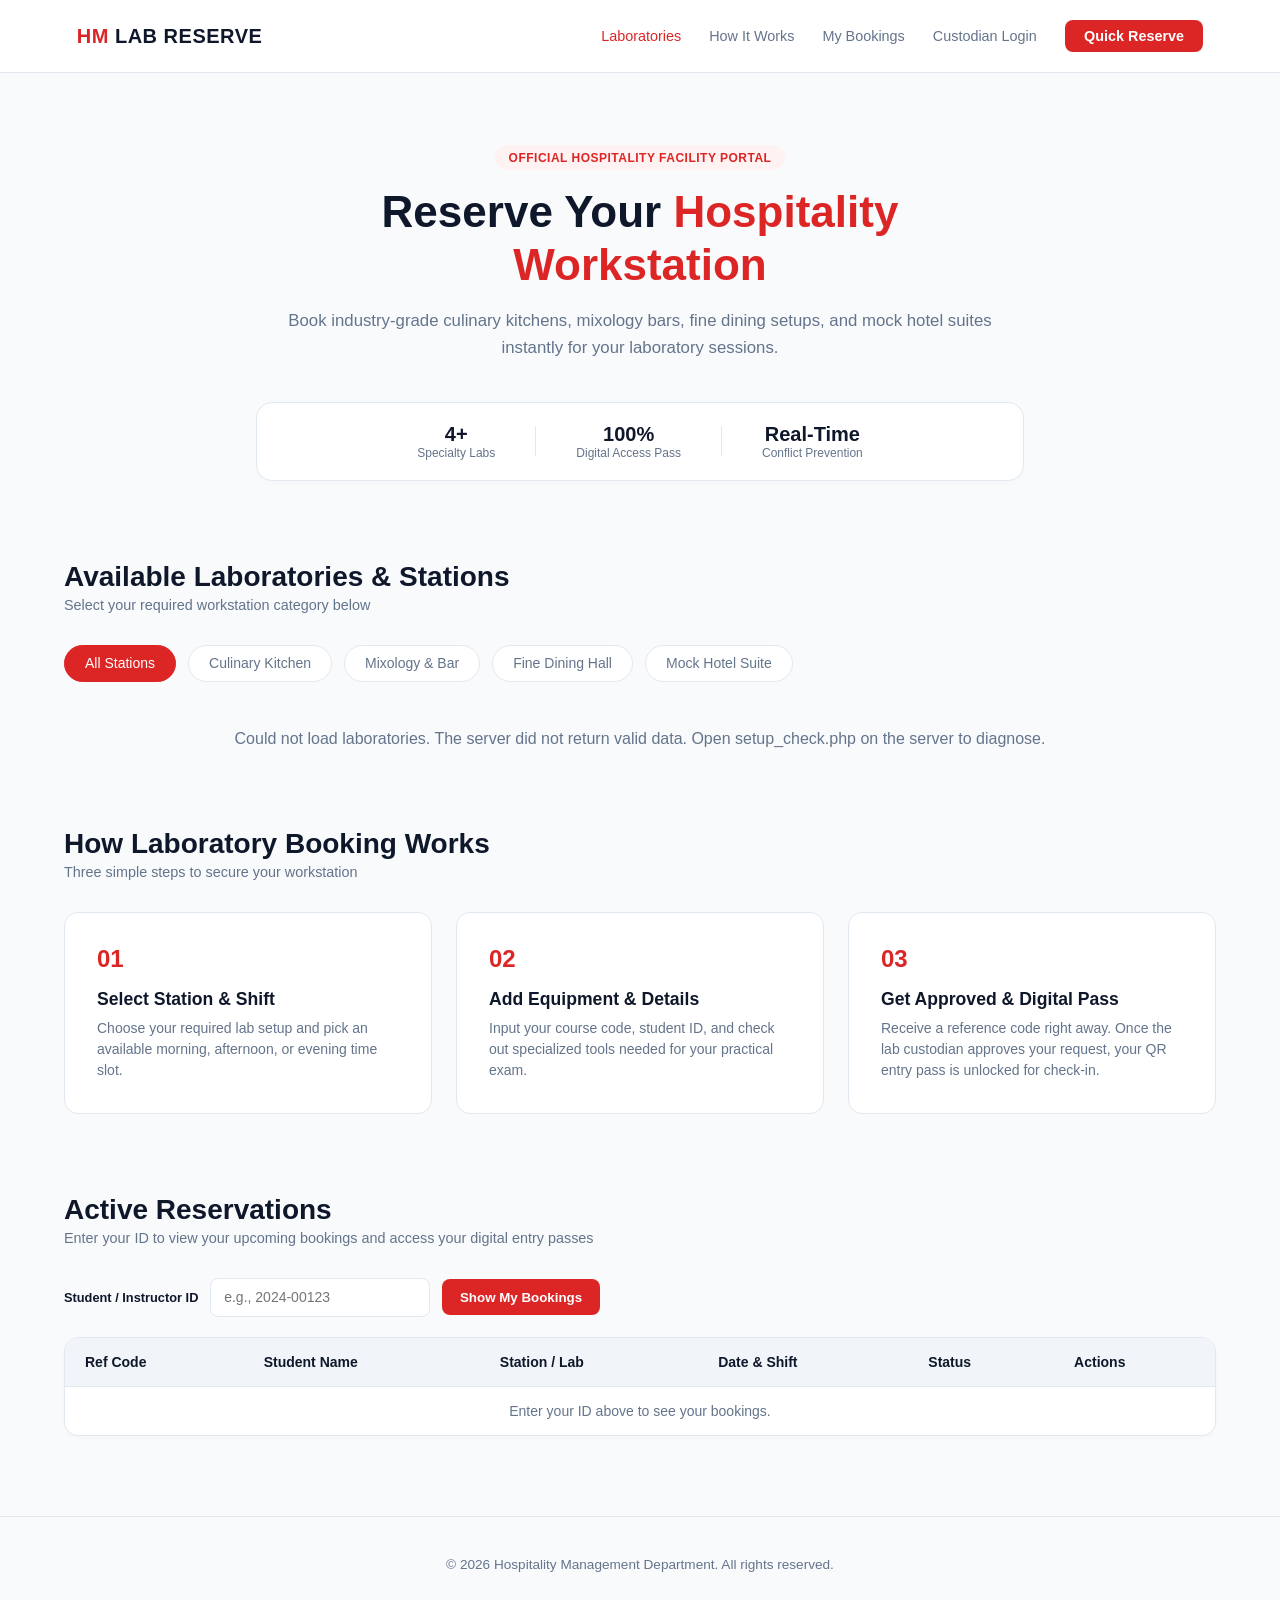
<file: index.html>
<!DOCTYPE html>
<html lang="en">
<head>
  <meta charset="UTF-8">
  <meta name="viewport" content="width=device-width, initial-scale=1.0">
  <meta http-equiv="Content-Security-Policy" content="default-src 'self'; script-src 'self'; style-src 'self' https://fonts.googleapis.com; font-src https://fonts.gstatic.com; img-src 'self' data:; connect-src 'self'; base-uri 'self'; form-action 'self'">
  <title>HM Lab Reserve | Hospitality Management Laboratory</title>
  <link rel="stylesheet" href="style.css">
  <link href="https://fonts.googleapis.com/css2?family=Plus+Jakarta+Sans:wght@400;500;600;700;800&display=swap" rel="stylesheet">
</head>
<body>

  <!-- Navigation Bar -->
  <nav class="navbar">
    <div class="logo">
      <span class="red-text">HM</span> LAB RESERVE
    </div>
    <div class="nav-links">
      <a href="#labs" class="active">Laboratories</a>
      <a href="#how-it-works">How It Works</a>
      <a href="#my-reservations" id="navReservations">My Bookings</a>
      <a href="admin.html">Custodian Login</a>
      <a href="#labs" class="btn-quick-reserve">Quick Reserve</a>
    </div>
  </nav>

  <!-- Hero Section -->
  <header class="hero">
    <div class="hero-badge">Official Hospitality Facility Portal</div>
    <h1>Reserve Your <span class="red-text">Hospitality Workstation</span></h1>
    <p>Book industry-grade culinary kitchens, mixology bars, fine dining setups, and mock hotel suites instantly for your laboratory sessions.</p>
    
    <div class="hero-stats">
      <div class="stat-item">
        <span class="stat-number">4+</span>
        <span class="stat-label">Specialty Labs</span>
      </div>
      <div class="stat-divider"></div>
      <div class="stat-item">
        <span class="stat-number">100%</span>
        <span class="stat-label">Digital Access Pass</span>
      </div>
      <div class="stat-divider"></div>
      <div class="stat-item">
        <span class="stat-number">Real-Time</span>
        <span class="stat-label">Conflict Prevention</span>
      </div>
    </div>
  </header>

  <!-- Main Content Container -->
  <main class="container" id="labs">
    
    <!-- Section Title -->
    <div class="section-header">
      <h2>Available Laboratories & Stations</h2>
      <p>Select your required workstation category below</p>
    </div>

    <!-- Filter Bar -->
    <div class="filter-bar">
      <button class="filter-btn active" data-filter="all">All Stations</button>
      <button class="filter-btn" data-filter="kitchen">Culinary Kitchen</button>
      <button class="filter-btn" data-filter="bar">Mixology & Bar</button>
      <button class="filter-btn" data-filter="dining">Fine Dining Hall</button>
      <button class="filter-btn" data-filter="hotel">Mock Hotel Suite</button>
    </div>

    <!-- Lab Cards Grid (Populated dynamically via JS) -->
    <div class="lab-grid" id="labGrid">
      <!-- Injected via script.js -->
    </div>

    <!-- How It Works Section -->
    <section class="how-it-works" id="how-it-works">
      <div class="section-header">
        <h2>How Laboratory Booking Works</h2>
        <p>Three simple steps to secure your workstation</p>
      </div>
      <div class="steps-grid">
        <div class="step-card">
          <div class="step-number">01</div>
          <h3>Select Station & Shift</h3>
          <p>Choose your required lab setup and pick an available morning, afternoon, or evening time slot.</p>
        </div>
        <div class="step-card">
          <div class="step-number">02</div>
          <h3>Add Equipment & Details</h3>
          <p>Input your course code, student ID, and check out specialized tools needed for your practical exam.</p>
        </div>
        <div class="step-card">
          <div class="step-number">03</div>
          <h3>Get Approved &amp; Digital Pass</h3>
          <p>Receive a reference code right away. Once the lab custodian approves your request, your QR entry pass is unlocked for check-in.</p>
        </div>
      </div>
    </section>

    <!-- My Reservations Section -->
    <section class="my-reservations-section" id="my-reservations">
      <div class="section-header">
        <h2>Active Reservations</h2>
        <p>Enter your ID to view your upcoming bookings and access your digital entry passes</p>
      </div>
      <form class="lookup-form" id="lookupForm">
        <label for="lookupStudentId">Student / Instructor ID</label>
        <input type="text" id="lookupStudentId" placeholder="e.g., 2024-00123" maxlength="30" pattern="[A-Za-z0-9\-]{3,30}" autocomplete="off" required>
        <button type="submit" class="btn-lookup">Show My Bookings</button>
      </form>
      <div class="reservations-table-container">
        <table class="reservations-table">
          <thead>
            <tr>
              <th>Ref Code</th>
              <th>Student Name</th>
              <th>Station / Lab</th>
              <th>Date & Shift</th>
              <th>Status</th>
              <th>Actions</th>
            </tr>
          </thead>
          <tbody id="reservationsTableBody">
            <!-- Populated via script.js -->
          </tbody>
        </table>
      </div>
    </section>

  </main>

  <!-- Footer -->
  <footer class="footer">
    <p>&copy; 2026 Hospitality Management Department. All rights reserved.</p>
  </footer>

  <!-- Booking Modal -->
  <div class="modal-overlay" id="bookingModal" role="dialog" aria-modal="true" aria-label="Reservation form">
    <div class="modal">
      <button class="close-btn" id="closeModal" aria-label="Close">&times;</button>
      <div class="modal-header-tag">Reservation Form</div>
      <h2>Book: <span id="selectedLabTitle" class="red-text">Station Name</span></h2>
      
      <form id="bookingForm">
        <input type="hidden" id="selectedLabId">
        
        <div class="form-row">
          <div class="form-group">
            <label for="studentName">Full Name</label>
            <input type="text" id="studentName" placeholder="e.g., Maria Santos" required minlength="2" maxlength="100" autocomplete="name">
          </div>
          <div class="form-group">
            <label for="studentId">Student / Instructor ID</label>
            <input type="text" id="studentId" placeholder="e.g., 2024-00123" required maxlength="30" pattern="[A-Za-z0-9\-]{3,30}" title="Letters, numbers and dashes only (3-30 characters)" autocomplete="off">
          </div>
        </div>

        <div class="form-group">
          <label for="courseCode">Course / Subject Code</label>
          <input type="text" id="courseCode" placeholder="e.g., HM-101 Culinary Arts Fundamentals" required minlength="2" maxlength="100">
        </div>

        <div class="form-row">
          <div class="form-group">
            <label for="resDate">Reservation Date</label>
            <input type="date" id="resDate" required>
          </div>
          <div class="form-group">
            <label for="resTime">Time Shift</label>
            <select id="resTime" required>
              <option value="">Select Shift</option>
              <option value="08:00 AM - 11:00 AM" data-start="08:00">Morning Shift (08:00 AM - 11:00 AM)</option>
              <option value="01:00 PM - 04:00 PM" data-start="13:00">Afternoon Shift (01:00 PM - 04:00 PM)</option>
              <option value="05:00 PM - 08:00 PM" data-start="17:00">Evening Shift (05:00 PM - 08:00 PM)</option>
            </select>
          </div>
        </div>

        <div class="form-group">
          <label>Special Equipment / Add-on Checklist</label>
          <div class="equipment-checkbox-group" id="equipmentChecklist">
            <!-- Loaded from the database -->
          </div>
        </div>

        <p class="field-hint" id="slotHint" aria-live="polite"></p>
        <div class="form-error" id="formError" role="alert" hidden></div>
        <button type="submit" class="btn-submit" id="submitBtn">Submit Reservation Request</button>
      </form>
    </div>
  </div>

  <!-- Digital Pass Modal -->
  <div class="modal-overlay" id="passModal" role="dialog" aria-modal="true" aria-label="Laboratory entry pass">
    <div class="modal pass-modal-content">
      <button class="close-btn" id="closePassModal" aria-label="Close">&times;</button>
      <div class="pass-badge-header" id="passBadgeHeader">OFFICIAL LABORATORY ENTRY PASS</div>
      
      <div class="pass-card" id="printablePass">
        <div class="pass-header">
          <div>
            <h3 id="passLabName">Culinary Station 01</h3>
            <span id="passRefCode" class="pass-ref">HM-RES-A1B2C</span>
          </div>
          <div class="pass-qr-box" id="passQr">
            <div class="simulated-qr"></div>
            <span>QR Pass</span>
          </div>
        </div>
        
        <div class="pass-body">
          <div class="pass-row">
            <span>Student Name:</span>
            <strong id="passStudentName">Maria Santos</strong>
          </div>
          <div class="pass-row">
            <span>Student ID:</span>
            <strong id="passStudentId">2024-00123</strong>
          </div>
          <div class="pass-row">
            <span>Course Code:</span>
            <strong id="passCourseCode">HM-101</strong>
          </div>
          <div class="pass-row">
            <span>Date & Shift:</span>
            <strong id="passDateTime">2026-06-15 | Morning Shift</strong>
          </div>
          <div class="pass-row">
            <span>Status:</span>
            <strong id="passStatus">Approved</strong>
          </div>
        </div>
      </div>

      <div class="pass-actions">
        <button class="btn-print" id="printPassBtn">Print Pass</button>
        <button class="btn-done" id="closePassBtn">Done</button>
      </div>
    </div>
  </div>

  <script src="script.js"></script>
</body>
</html>
</file>
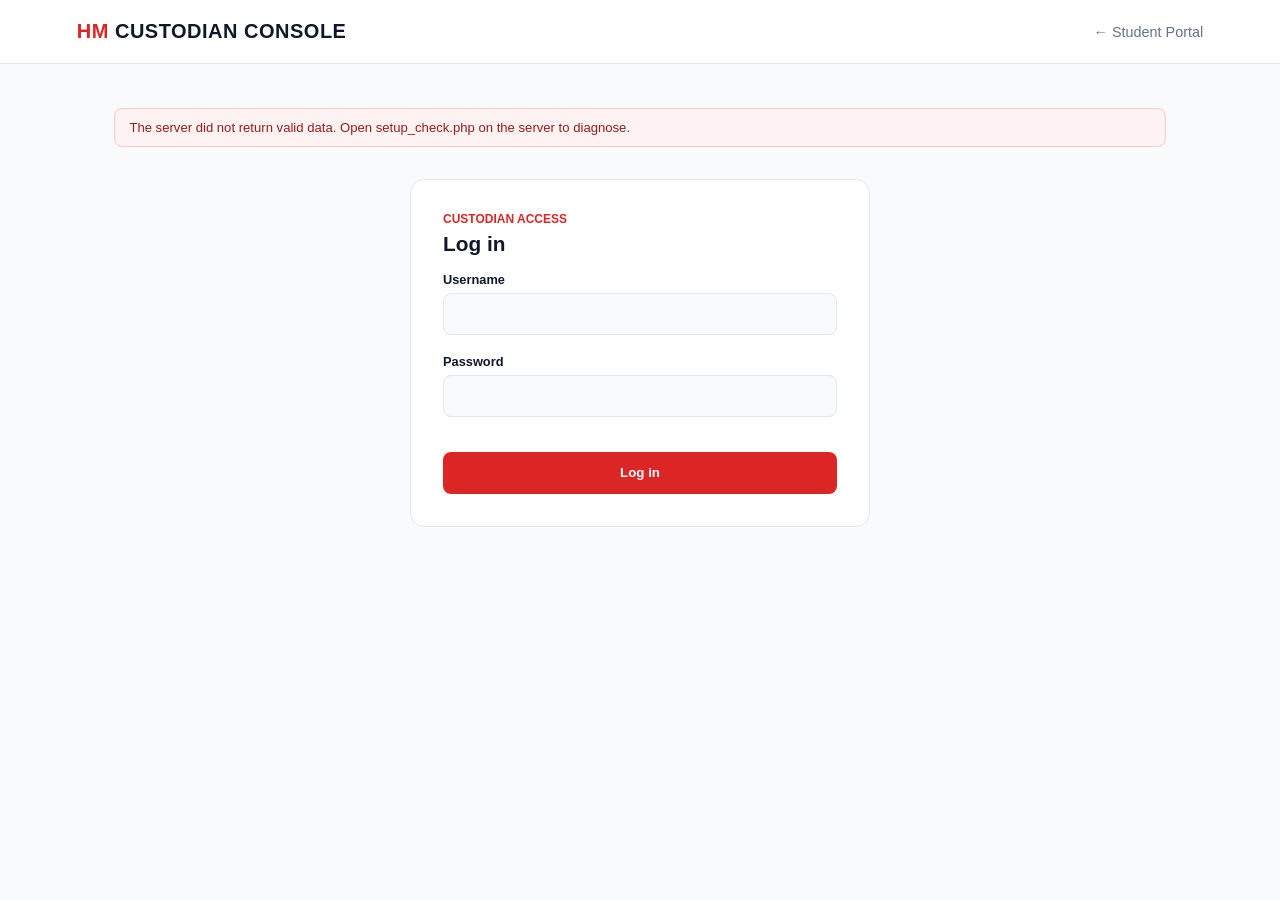
<file: admin.html>
<!DOCTYPE html>
<html lang="en">
<head>
  <meta charset="UTF-8">
  <meta name="viewport" content="width=device-width, initial-scale=1.0">
  <meta http-equiv="Content-Security-Policy" content="default-src 'self'; script-src 'self'; style-src 'self' https://fonts.googleapis.com; font-src https://fonts.gstatic.com; img-src 'self' data:; connect-src 'self'; base-uri 'self'; form-action 'self'">
  <meta name="robots" content="noindex">
  <title>Custodian Console | HM Lab Reserve</title>
  <link rel="stylesheet" href="style.css">
  <link href="https://fonts.googleapis.com/css2?family=Plus+Jakarta+Sans:wght@400;500;600;700;800&display=swap" rel="stylesheet">
</head>
<body>
  <nav class="navbar">
    <div class="logo"><span class="red-text">HM</span> CUSTODIAN CONSOLE</div>
    <div class="nav-links">
      <a href="index.html">&larr; Student Portal</a>
      <span class="admin-who" id="adminWho" hidden></span>
      <button class="btn-action" id="logoutBtn" type="button" hidden>Log out</button>
    </div>
  </nav>

  <main class="container admin-main">
    <div class="form-error" id="globalMsg" role="alert" hidden></div>

    <!-- Login -->
    <section class="admin-card" id="loginView" hidden>
      <div class="modal-header-tag">Custodian access</div>
      <h2>Log in</h2>
      <form id="loginForm" class="stack-form">
        <div class="form-group"><label for="loginUser">Username</label>
          <input type="text" id="loginUser" autocomplete="username" required maxlength="30"></div>
        <div class="form-group"><label for="loginPass">Password</label>
          <input type="password" id="loginPass" autocomplete="current-password" required maxlength="200"></div>
        <div class="form-error" id="loginMsg" role="alert" hidden></div>
        <button class="btn-submit" type="submit">Log in</button>
      </form>
    </section>

    <!-- First-time setup -->
    <section class="admin-card" id="setupView" hidden>
      <div class="modal-header-tag">First-time setup</div>
      <h2>Create the first custodian account</h2>
      <p class="field-hint">Enter the <code>setup_key</code> from <code>config.php</code> (change it from the default first).</p>
      <form id="setupForm" class="stack-form">
        <div class="form-group"><label for="setupKey">Setup key</label>
          <input type="password" id="setupKey" required autocomplete="off"></div>
        <div class="form-group"><label for="setupName">Full name</label>
          <input type="text" id="setupName" required maxlength="100" autocomplete="name"></div>
        <div class="form-group"><label for="setupUser">Username</label>
          <input type="text" id="setupUser" required maxlength="30" pattern="[a-z0-9_.]{3,30}" title="3-30 lowercase letters, numbers, _ or ." autocomplete="username"></div>
        <div class="form-group"><label for="setupPass">Password (min. 10 characters)</label>
          <input type="password" id="setupPass" required minlength="10" maxlength="72" autocomplete="new-password"></div>
        <div class="form-error" id="setupMsg" role="alert" hidden></div>
        <button class="btn-submit" type="submit">Create account</button>
      </form>
    </section>

    <!-- Dashboard -->
    <section id="dashView" hidden>
      <div class="section-header">
        <h2>Reservation Requests</h2>
        <p>Approve or reject student bookings. Rejected requests free the slot immediately.</p>
      </div>

      <div class="admin-tabs" id="adminTabs">
        <button class="filter-btn active" data-status="pending" type="button">Pending <span class="count" id="cnt-pending"></span></button>
        <button class="filter-btn" data-status="approved" type="button">Approved <span class="count" id="cnt-approved"></span></button>
        <button class="filter-btn" data-status="rejected" type="button">Rejected <span class="count" id="cnt-rejected"></span></button>
        <button class="filter-btn" data-status="cancelled" type="button">Cancelled <span class="count" id="cnt-cancelled"></span></button>
        <button class="filter-btn" data-status="all" type="button">All</button>
      </div>

      <div class="reservations-table-container">
        <table class="reservations-table">
          <thead><tr><th>Ref Code</th><th>Student</th><th>Station / Lab</th><th>Date &amp; Shift</th><th>Status</th><th>Actions</th></tr></thead>
          <tbody id="adminTableBody"></tbody>
        </table>
      </div>

      <details class="admin-card add-admin">
        <summary>Add another custodian account</summary>
        <form id="newAdminForm" class="stack-form">
          <div class="form-group"><label for="newName">Full name</label><input type="text" id="newName" required maxlength="100"></div>
          <div class="form-group"><label for="newUser">Username</label>
            <input type="text" id="newUser" required maxlength="30" pattern="[a-z0-9_.]{3,30}" title="3-30 lowercase letters, numbers, _ or ." autocomplete="off"></div>
          <div class="form-group"><label for="newPass">Password (min. 10 characters)</label>
            <input type="password" id="newPass" required minlength="10" maxlength="72" autocomplete="new-password"></div>
          <div class="form-error" id="newAdminMsg" role="alert" hidden></div>
          <button class="btn-submit" type="submit">Create custodian</button>
        </form>
      </details>
    </section>
  </main>

  <!-- Reject modal -->
  <div class="modal-overlay" id="rejectModal" role="dialog" aria-modal="true" aria-label="Reject reservation">
    <div class="modal">
      <button class="close-btn" id="closeReject" aria-label="Close" type="button">&times;</button>
      <div class="modal-header-tag">Reject reservation</div>
      <h2 id="rejectTitle">Reject request</h2>
      <div class="form-group">
        <label for="rejectNote">Reason (shown to the student)</label>
        <input type="text" id="rejectNote" maxlength="255" placeholder="e.g., Lab under maintenance on that day">
      </div>
      <div class="form-error" id="rejectMsg" role="alert" hidden></div>
      <button class="btn-submit" id="confirmReject" type="button">Reject reservation</button>
    </div>
  </div>

  <script src="admin.js"></script>
</body>
</html>
</file>
<file: style.css>
:root {
  --primary-red: #DC2626;
  --primary-red-hover: #B91C1C;
  --bg-main: #F8FAFC;
  --bg-card: #FFFFFF;
  --text-main: #0F172A;
  --text-muted: #64748B;
  --border-color: #E2E8F0;
  --success-green: #16A34A;
  --badge-bg: #FEF2F2;
}

* {
  margin: 0;
  padding: 0;
  box-sizing: border-box;
  font-family: 'Plus Jakarta Sans', sans-serif;
}

body {
  background-color: var(--bg-main);
  color: var(--text-main);
  min-height: 100vh;
}

/* Navbar */
.navbar {
  display: flex;
  justify-content: space-between;
  align-items: center;
  padding: 1.25rem 6%;
  background: rgba(255, 255, 255, 0.9);
  backdrop-filter: blur(10px);
  border-bottom: 1px solid var(--border-color);
  position: sticky;
  top: 0;
  z-index: 100;
}

.logo {
  font-weight: 800;
  font-size: 1.25rem;
  letter-spacing: 0.5px;
}

.red-text {
  color: var(--primary-red);
}

.nav-links {
  display: flex;
  align-items: center;
  gap: 1.75rem;
}

.nav-links a {
  color: var(--text-muted);
  text-decoration: none;
  font-size: 0.9rem;
  font-weight: 500;
  transition: color 0.2s;
}

.nav-links a.active, .nav-links a:hover {
  color: var(--primary-red);
}

.btn-quick-reserve {
  background: var(--primary-red);
  color: #FFFFFF !important;
  padding: 0.5rem 1.2rem;
  border-radius: 8px;
  font-weight: 600 !important;
  transition: background 0.2s !important;
}

.btn-quick-reserve:hover {
  background: var(--primary-red-hover) !important;
}

/* Hero Section */
.hero {
  text-align: center;
  padding: 4.5rem 1rem 3rem;
  max-width: 800px;
  margin: 0 auto;
}

.hero-badge {
  display: inline-block;
  background: var(--badge-bg);
  color: var(--primary-red);
  font-size: 0.75rem;
  font-weight: 700;
  padding: 0.35rem 0.85rem;
  border-radius: 30px;
  margin-bottom: 1rem;
  text-transform: uppercase;
  letter-spacing: 0.5px;
}

.hero h1 {
  font-size: 2.75rem;
  font-weight: 800;
  line-height: 1.2;
  margin-bottom: 1rem;
}

.hero p {
  color: var(--text-muted);
  font-size: 1.05rem;
  line-height: 1.6;
  margin-bottom: 2.5rem;
}

.hero-stats {
  display: flex;
  justify-content: center;
  align-items: center;
  gap: 2.5rem;
  background: var(--bg-card);
  border: 1px solid var(--border-color);
  padding: 1.25rem 2rem;
  border-radius: 16px;
  box-shadow: 0 4px 6px -1px rgba(0,0,0,0.02);
}

.stat-item {
  display: flex;
  flex-direction: column;
}

.stat-number {
  font-weight: 800;
  font-size: 1.25rem;
  color: var(--text-main);
}

.stat-label {
  font-size: 0.75rem;
  color: var(--text-muted);
}

.stat-divider {
  width: 1px;
  height: 30px;
  background: var(--border-color);
}

/* Container & Sections */
.container {
  max-width: 1200px;
  margin: 0 auto;
  padding: 2rem 1.5rem 5rem;
}

.section-header {
  margin-bottom: 2rem;
}

.section-header h2 {
  font-size: 1.75rem;
  font-weight: 700;
  margin-bottom: 0.25rem;
}

.section-header p {
  color: var(--text-muted);
  font-size: 0.9rem;
}

/* Filter Bar */
.filter-bar {
  display: flex;
  gap: 0.75rem;
  margin-bottom: 2.5rem;
  overflow-x: auto;
  padding-bottom: 0.5rem;
}

.filter-btn {
  background: var(--bg-card);
  border: 1px solid var(--border-color);
  color: var(--text-muted);
  padding: 0.6rem 1.25rem;
  border-radius: 30px;
  cursor: pointer;
  font-size: 0.875rem;
  font-weight: 500;
  white-space: nowrap;
  transition: all 0.2s;
}

.filter-btn.active, .filter-btn:hover {
  background: var(--primary-red);
  color: #FFFFFF;
  border-color: var(--primary-red);
}

/* Lab Cards Grid */
.lab-grid {
  display: grid;
  grid-template-columns: repeat(auto-fill, minmax(300px, 1fr));
  gap: 1.75rem;
  margin-bottom: 4rem;
}

.card {
  background: var(--bg-card);
  border: 1px solid var(--border-color);
  border-radius: 14px;
  padding: 1.75rem;
  display: flex;
  flex-direction: column;
  justify-content: space-between;
  box-shadow: 0 2px 4px rgba(0,0,0,0.02);
  transition: transform 0.2s, box-shadow 0.2s;
}

.card:hover {
  transform: translateY(-4px);
  box-shadow: 0 10px 20px -5px rgba(220, 38, 38, 0.08);
  border-color: rgba(220, 38, 38, 0.3);
}

.card-header {
  display: flex;
  justify-content: space-between;
  align-items: center;
  margin-bottom: 1rem;
}

.badge {
  font-size: 0.75rem;
  padding: 0.25rem 0.75rem;
  border-radius: 20px;
  background: rgba(22, 163, 74, 0.1);
  color: var(--success-green);
  font-weight: 600;
}

.card h3 {
  font-size: 1.2rem;
  margin-bottom: 0.5rem;
}

.card p {
  color: var(--text-muted);
  font-size: 0.875rem;
  line-height: 1.5;
  margin-bottom: 1.5rem;
}

.btn-book {
  background: var(--primary-red);
  color: #FFFFFF;
  border: none;
  padding: 0.75rem;
  border-radius: 8px;
  font-weight: 600;
  cursor: pointer;
  width: 100%;
  transition: background 0.2s;
}

.btn-book:hover {
  background: var(--primary-red-hover);
}

/* How It Works Steps */
.how-it-works {
  margin-top: 5rem;
  margin-bottom: 5rem;
}

.steps-grid {
  display: grid;
  grid-template-columns: repeat(auto-fit, minmax(260px, 1fr));
  gap: 1.5rem;
  margin-top: 2rem;
}

.step-card {
  background: var(--bg-card);
  border: 1px solid var(--border-color);
  border-radius: 14px;
  padding: 2rem;
}

.step-number {
  font-size: 1.5rem;
  font-weight: 800;
  color: var(--primary-red);
  margin-bottom: 1rem;
}

.step-card h3 {
  font-size: 1.1rem;
  margin-bottom: 0.5rem;
}

.step-card p {
  color: var(--text-muted);
  font-size: 0.875rem;
  line-height: 1.5;
}

/* Reservations Table */
.my-reservations-section {
  margin-top: 4rem;
}

.reservations-table-container {
  background: var(--bg-card);
  border: 1px solid var(--border-color);
  border-radius: 14px;
  overflow-x: auto;
  box-shadow: 0 2px 4px rgba(0,0,0,0.02);
}

.reservations-table {
  width: 100%;
  border-collapse: collapse;
  text-align: left;
  font-size: 0.875rem;
}

.reservations-table th, .reservations-table td {
  padding: 1rem 1.25rem;
  border-bottom: 1px solid var(--border-color);
}

.reservations-table th {
  background: #F1F5F9;
  font-weight: 600;
  color: var(--text-main);
}

.reservations-table tr:last-child td {
  border-bottom: none;
}

.status-badge {
  padding: 0.25rem 0.6rem;
  border-radius: 20px;
  font-size: 0.75rem;
  font-weight: 600;
  background: #FEF3C7;
  color: #D97706;
}

.btn-action {
  background: none;
  border: 1px solid var(--border-color);
  padding: 0.35rem 0.75rem;
  border-radius: 6px;
  cursor: pointer;
  font-size: 0.75rem;
  font-weight: 600;
  margin-right: 0.4rem;
  transition: all 0.2s;
}

.btn-action:hover {
  border-color: var(--primary-red);
  color: var(--primary-red);
}

.btn-action.cancel:hover {
  border-color: #DC2626;
  background: #FEF2F2;
  color: #DC2626;
}

/* Modals */
.modal-overlay {
  position: fixed;
  inset: 0;
  background: rgba(15, 23, 42, 0.6);
  backdrop-filter: blur(4px);
  display: flex;
  align-items: center;
  justify-content: center;
  opacity: 0;
  pointer-events: none;
  transition: opacity 0.2s;
  z-index: 200;
}

.modal-overlay.open {
  opacity: 1;
  pointer-events: auto;
}

.modal {
  background: var(--bg-card);
  border: 1px solid var(--border-color);
  border-radius: 16px;
  width: 100%;
  max-width: 520px;
  padding: 2.25rem;
  position: relative;
  box-shadow: 0 20px 25px -5px rgba(0,0,0,0.1);
  max-height: 90vh;
  overflow-y: auto;
}

.close-btn {
  position: absolute;
  top: 1.25rem;
  right: 1.5rem;
  background: none;
  border: none;
  color: var(--text-muted);
  font-size: 1.5rem;
  cursor: pointer;
}

.modal-header-tag {
  font-size: 0.75rem;
  font-weight: 700;
  color: var(--primary-red);
  text-transform: uppercase;
  margin-bottom: 0.35rem;
}

.modal h2 {
  font-size: 1.25rem;
  margin-bottom: 1.5rem;
}

.form-group {
  margin-bottom: 1.15rem;
}

.form-group label {
  display: block;
  font-size: 0.8rem;
  font-weight: 600;
  color: var(--text-main);
  margin-bottom: 0.4rem;
}

.form-group input, .form-group select {
  width: 100%;
  padding: 0.75rem;
  border-radius: 8px;
  border: 1px solid var(--border-color);
  background: var(--bg-main);
  color: var(--text-main);
  font-size: 0.875rem;
  outline: none;
}

.form-group input:focus, .form-group select:focus {
  border-color: var(--primary-red);
}

.form-row {
  display: grid;
  grid-template-columns: 1fr 1fr;
  gap: 1rem;
}

.equipment-checkbox-group {
  display: flex;
  flex-direction: column;
  gap: 0.5rem;
  background: var(--bg-main);
  padding: 0.85rem;
  border-radius: 8px;
  border: 1px solid var(--border-color);
}

.checkbox-label {
  display: flex;
  align-items: center;
  gap: 0.5rem;
  font-size: 0.85rem;
  font-weight: normal !important;
  cursor: pointer;
}

.btn-submit {
  width: 100%;
  background: var(--primary-red);
  color: #FFFFFF;
  border: none;
  padding: 0.85rem;
  border-radius: 8px;
  font-weight: 700;
  cursor: pointer;
  margin-top: 1rem;
  transition: background 0.2s;
}

.btn-submit:hover {
  background: var(--primary-red-hover);
}

/* Digital Pass Modal Styling */
.pass-modal-content {
  text-align: center;
}

.pass-badge-header {
  font-size: 0.75rem;
  font-weight: 800;
  color: var(--primary-red);
  letter-spacing: 1px;
  margin-bottom: 1rem;
}

.pass-card {
  background: #FEF2F2;
  border: 2px dashed #FCA5A5;
  border-radius: 12px;
  padding: 1.5rem;
  text-align: left;
  margin-bottom: 1.5rem;
}

.pass-header {
  display: flex;
  justify-content: space-between;
  align-items: flex-start;
  border-bottom: 1px solid #FECACA;
  padding-bottom: 1rem;
  margin-bottom: 1rem;
}

.pass-header h3 {
  font-size: 1.1rem;
  color: #991B1B;
}

.pass-ref {
  font-size: 0.75rem;
  font-weight: 700;
  color: #B91C1C;
  background: #FFE4E6;
  padding: 0.2rem 0.5rem;
  border-radius: 4px;
}

.pass-qr-box {
  background: #FFFFFF;
  padding: 0.5rem;
  border-radius: 8px;
  text-align: center;
  font-size: 0.65rem;
  color: var(--text-muted);
}

.simulated-qr {
  width: 48px;
  height: 48px;
  background: #0F172A;
  margin-bottom: 0.25rem;
}

.pass-body {
  display: flex;
  flex-direction: column;
  gap: 0.6rem;
  font-size: 0.85rem;
}

.pass-row {
  display: flex;
  justify-content: space-between;
}

.pass-row span {
  color: var(--text-muted);
}

.pass-actions {
  display: flex;
  gap: 1rem;
}

.btn-print, .btn-done {
  flex: 1;
  padding: 0.75rem;
  border-radius: 8px;
  font-weight: 600;
  cursor: pointer;
}

.btn-print {
  background: var(--bg-main);
  border: 1px solid var(--border-color);
  color: var(--text-main);
}

.btn-done {
  background: var(--primary-red);
  border: none;
  color: #FFFFFF;
}

/* Footer */
.footer {
  text-align: center;
  padding: 2.5rem;
  border-top: 1px solid var(--border-color);
  color: var(--text-muted);
  font-size: 0.85rem;
}

@media print {
  body * {
    visibility: hidden;
  }
  #printablePass, #printablePass * {
    visibility: visible;
  }
  #printablePass {
    position: absolute;
    left: 0;
    top: 0;
    width: 100%;
    border: 2px solid #000;
  }
}
/* ===== Additions: validation, availability, lookup, a11y ===== */
.form-error {
  background: #FEF2F2; border: 1px solid #FECACA; color: #991B1B;
  padding: 0.7rem 0.9rem; border-radius: 8px; font-size: 0.82rem; margin-top: 0.75rem;
}
.form-error[hidden] { display: none; }
.field-hint { font-size: 0.78rem; color: var(--text-muted); min-height: 1rem; margin-top: -0.4rem; }
.field-hint.warn { color: #B45309; font-weight: 600; }
.btn-submit:disabled { opacity: 0.6; cursor: not-allowed; }
.checkbox-label.disabled { color: var(--text-muted); text-decoration: line-through; cursor: not-allowed; }
.empty-cell { text-align: center; color: var(--text-muted); }
.empty-state { grid-column: 1 / -1; text-align: center; color: var(--text-muted); }
.row-sub { display: block; color: var(--text-muted); font-size: 0.75rem; margin-top: 0.15rem; }
.status-badge { background: rgba(22, 163, 74, 0.1); color: var(--success-green); text-transform: capitalize; }

.lookup-form { display: flex; flex-wrap: wrap; align-items: center; gap: 0.75rem; margin-bottom: 1.25rem; }
.lookup-form label { font-size: 0.8rem; font-weight: 600; }
.lookup-form input {
  padding: 0.65rem 0.8rem; border: 1px solid var(--border-color); border-radius: 8px;
  background: var(--bg-card); font-size: 0.875rem; min-width: 220px;
}
.btn-lookup {
  background: var(--primary-red); color: #fff; border: none; padding: 0.65rem 1.1rem;
  border-radius: 8px; font-weight: 600; cursor: pointer;
}
.btn-lookup:hover { background: var(--primary-red-hover); }

button:focus-visible, a:focus-visible, input:focus-visible, select:focus-visible {
  outline: 2px solid var(--primary-red); outline-offset: 2px;
}

@media (max-width: 720px) {
  .navbar { flex-direction: column; gap: 0.75rem; padding: 1rem 4%; }
  .nav-links { gap: 1rem; flex-wrap: wrap; justify-content: center; }
  .hero h1 { font-size: 2rem; }
  .hero-stats { flex-direction: column; gap: 1rem; }
  .stat-divider { width: 30px; height: 1px; }
  .form-row { grid-template-columns: 1fr; }
}

/* ===== Approval workflow & custodian console ===== */
.status-badge.status-pending   { background: #FEF3C7; color: #B45309; }
.status-badge.status-approved  { background: rgba(22,163,74,.1); color: var(--success-green); }
.status-badge.status-rejected  { background: #FEE2E2; color: #B91C1C; }
.status-badge.status-cancelled { background: #F1F5F9; color: var(--text-muted); }
.admin-main { max-width: 1100px; }
.admin-card { background: var(--bg-card); border: 1px solid var(--border-color); border-radius: 14px; padding: 2rem; max-width: 460px; margin: 2rem auto; }
.admin-card h2 { margin-bottom: 1rem; font-size: 1.3rem; }
.admin-card.add-admin { max-width: 460px; margin: 2.5rem 0 0; padding: 1rem 1.25rem; }
.add-admin summary { cursor: pointer; font-weight: 600; font-size: 0.9rem; }
.stack-form { margin-top: 1rem; }
.admin-tabs { display: flex; gap: 0.75rem; flex-wrap: wrap; margin-bottom: 1.5rem; }
.admin-tabs .count { font-weight: 700; margin-left: 0.2rem; }
.admin-who { font-size: 0.85rem; color: var(--text-muted); font-weight: 600; }
.btn-action.approve { border-color: var(--success-green); color: var(--success-green); }
.btn-action.approve:hover { background: rgba(22,163,74,.08); border-color: var(--success-green); color: var(--success-green); }
.admin-main .reservations-table td { vertical-align: top; }
</file>
